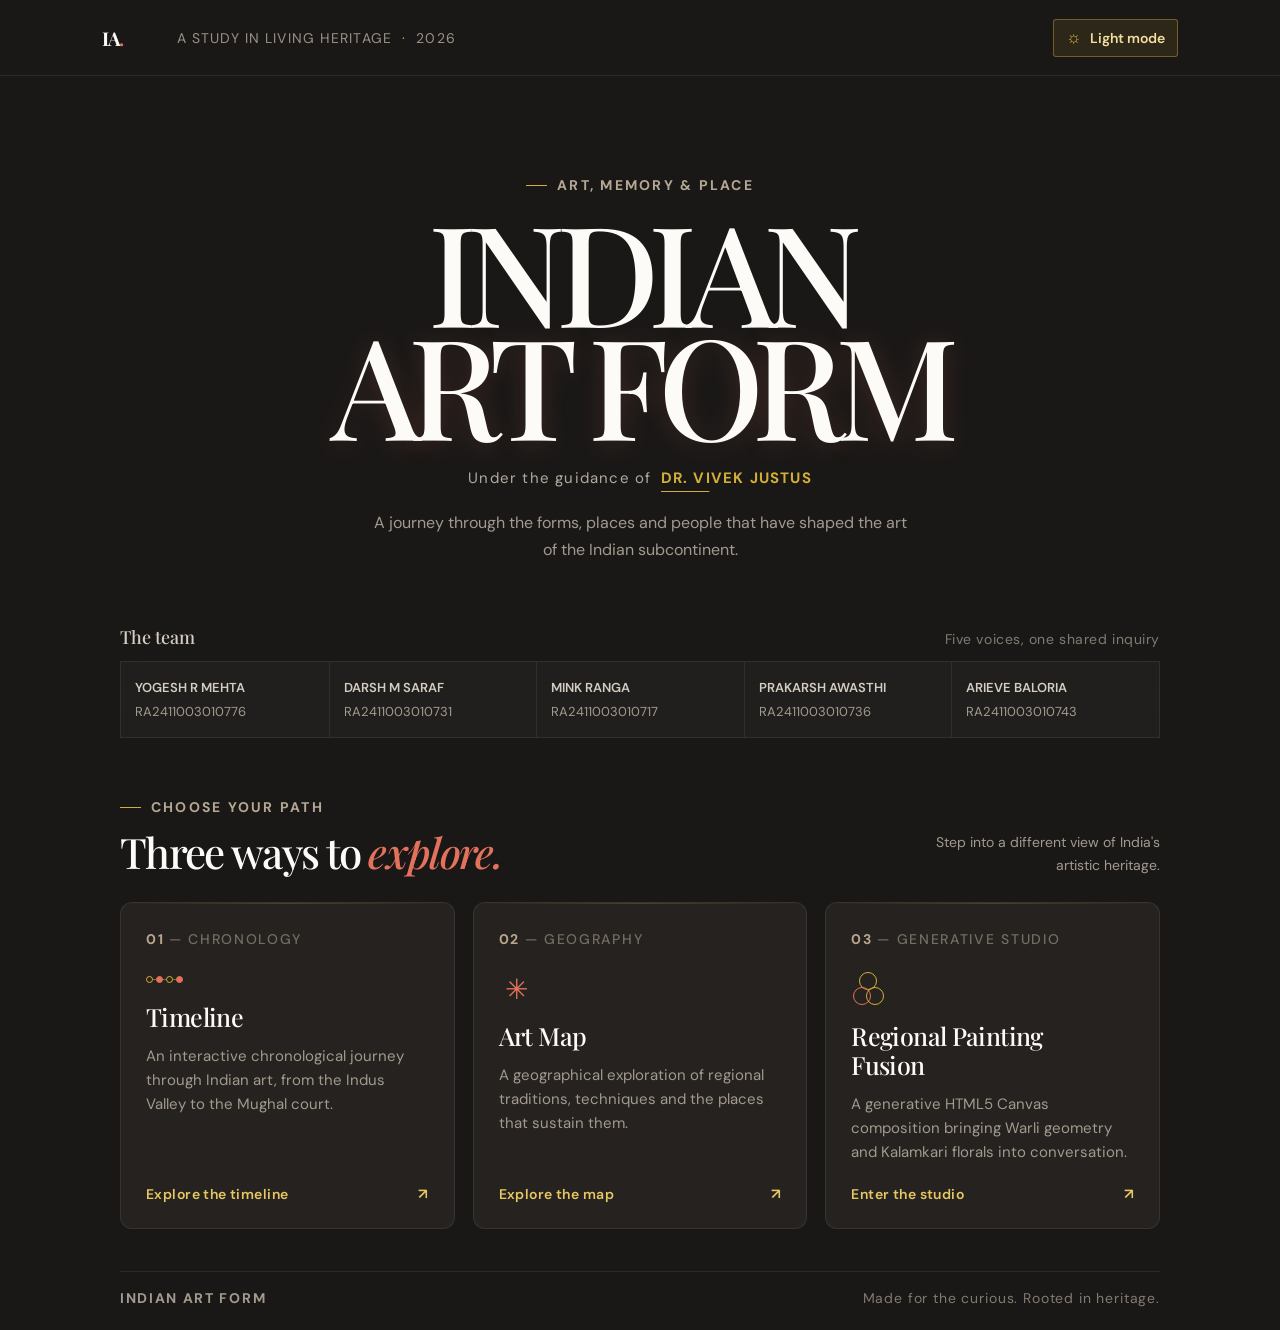
<file: index.html>
<!doctype html>
<html lang="en">
<head>
  <meta charset="utf-8">
  <meta name="viewport" content="width=device-width, initial-scale=1">
  <meta name="theme-color" content="#1a1817">
  <meta name="description" content="Explore Indian art history through an interactive timeline, a regional art map and a generative painting studio.">
  <title>Indian Art Form — A Journey Through Art History</title>
  <link rel="preconnect" href="https://fonts.googleapis.com">
  <link rel="preconnect" href="https://fonts.gstatic.com" crossorigin>
  <link href="https://fonts.googleapis.com/css2?family=DM+Sans:wght@400;500;600;700&family=Playfair+Display:ital,wght@0,500;0,600;0,700;1,500&display=swap" rel="stylesheet">
  <link rel="stylesheet" href="index.css">
  <script src="theme.js" defer></script>
</head>
<body>
  <header class="portal-header">
    <a class="portal-mark" href="index.html" aria-label="Indian Art Form home">IA<span>.</span></a>
    <p class="portal-edition">A study in living heritage <span>·</span> 2026</p>
    <nav class="portal-nav" aria-label="Display settings">
      <button class="theme-toggle" id="theme-toggle" type="button" aria-pressed="false" aria-label="Switch to light mode">
        <span class="theme-toggle-icon" aria-hidden="true">☼</span>
        <span id="theme-toggle-label">Light mode</span>
      </button>
    </nav>
  </header>

  <main>
    <section class="hero" aria-labelledby="portal-title">
      <p class="eyebrow"><span></span> Art, memory &amp; place</p>
      <h1 id="portal-title">INDIAN<br><span>ART FORM</span></h1>
      <p class="mentor-attribution">Under the guidance of
        <a href="https://www.srmist.edu.in/faculty/dr-vivek-justus/" target="_blank" rel="noopener noreferrer">DR. VIVEK JUSTUS<span class="visually-hidden"> (opens in a new tab)</span></a>
      </p>
      <p class="hero-description">A journey through the forms, places and people that have shaped the art of the Indian subcontinent.</p>
    </section>

    <section class="team-section" aria-labelledby="team-title">
      <div class="section-label"><h2 id="team-title">The team</h2><span>Five voices, one shared inquiry</span></div>
      <ul class="team-list">
        <li><span class="member-name">YOGESH R MEHTA</span><span class="member-id">RA2411003010776</span></li>
        <li><span class="member-name">DARSH M SARAF</span><span class="member-id">RA2411003010731</span></li>
        <li><span class="member-name">MINK RANGA</span><span class="member-id">RA2411003010717</span></li>
        <li><span class="member-name">PRAKARSH AWASTHI</span><span class="member-id">RA2411003010736</span></li>
        <li><span class="member-name">ARIEVE BALORIA</span><span class="member-id">RA2411003010743</span></li>
      </ul>
    </section>

    <section class="projects-section" aria-labelledby="projects-title">
      <div class="projects-heading">
        <div><p class="eyebrow"><span></span> Choose your path</p><h2 id="projects-title">Three ways to <em>explore.</em></h2></div>
        <p>Step into a different view of India's artistic heritage.</p>
      </div>
      <div class="project-grid">
        <a class="project-card timeline-card" href="timeline.html">
          <span class="card-number">01 <span>— CHRONOLOGY</span></span>
          <span class="card-icon timeline-icon" aria-hidden="true"><span></span><span></span><span></span><span></span></span>
          <span class="card-title">Timeline</span>
          <span class="card-description">An interactive chronological journey through Indian art, from the Indus Valley to the Mughal court.</span>
          <span class="card-link">Explore the timeline <span aria-hidden="true">↗</span></span>
        </a>
        <a class="project-card map-card" href="map.html">
          <span class="card-number">02 <span>— GEOGRAPHY</span></span>
          <span class="card-icon map-icon" aria-hidden="true">✳</span>
          <span class="card-title">Art Map</span>
          <span class="card-description">A geographical exploration of regional traditions, techniques and the places that sustain them.</span>
          <span class="card-link">Explore the map <span aria-hidden="true">↗</span></span>
        </a>
        <a class="project-card fusion-card" href="fusion.html">
          <span class="card-number">03 <span>— GENERATIVE STUDIO</span></span>
          <span class="card-icon fusion-icon" aria-hidden="true"><span></span><span></span><span></span></span>
          <span class="card-title">Regional Painting<br>Fusion</span>
          <span class="card-description">A generative HTML5 Canvas composition bringing Warli geometry and Kalamkari florals into conversation.</span>
          <span class="card-link">Enter the studio <span aria-hidden="true">↗</span></span>
        </a>
      </div>
    </section>
  </main>

  <footer class="portal-footer"><span>INDIAN ART FORM</span><span>Made for the curious. Rooted in heritage.</span></footer>
</body>
</html>
</file>
<file: index.css>
:root {
  color-scheme: dark;
  --terracotta: #e2725b;
  --gold: #d4af37;
  --paper: #fdfbf7;
  --muted: #a29a8e;
  --serif: "Playfair Display", Georgia, serif;
  --sans: "DM Sans", "Segoe UI", sans-serif;
}

* { box-sizing: border-box; }
html { min-width: 320px; scroll-behavior: smooth; }
body { min-height: 100vh; margin: 0; background: #1a1817; color: var(--paper); font-family: var(--sans); -webkit-font-smoothing: antialiased; }
a { color: inherit; }
.portal-header { height: 72px; padding: 0 8%; display: flex; align-items: center; justify-content: space-between; border-bottom: 1px solid rgba(253, 251, 247, .08); }
.portal-mark { color: var(--paper); font-family: var(--serif); font-size: 19px; font-weight: 700; letter-spacing: -.08em; text-decoration: none; }
.portal-mark span { color: var(--terracotta); }
.portal-edition { margin: 0; color: #999186; font-size: 10px; letter-spacing: .08em; text-transform: uppercase; }
.portal-edition span { padding: 0 5px; color: var(--gold); }
.hero { padding: clamp(55px, 8vw, 91px) 20px 30px; text-align: center; }
.eyebrow { display: flex; align-items: center; justify-content: center; gap: 10px; margin: 0; color: #b4a895; font-size: 9px; font-weight: 700; letter-spacing: .2em; text-transform: uppercase; }
.eyebrow > span { width: 21px; height: 1px; background: var(--gold); }
.hero h1 { margin: 20px 0 0; font-family: var(--serif); font-size: clamp(56px, 11.5vw, 132px); font-weight: 500; letter-spacing: -.075em; line-height: .81; }
.hero h1 span { color: var(--paper); text-shadow: 0 2px 24px rgba(226, 114, 91, .18); }
.mentor-attribution { margin: 24px 0 0; color: #b3aa9e; font-size: 11px; letter-spacing: .08em; }
.mentor-attribution a { position: relative; display: inline-block; margin-left: 4px; padding: 0 0 4px; color: var(--gold); font-weight: 700; text-decoration: none; }
.mentor-attribution a::after { position: absolute; right: 0; bottom: 0; left: 0; height: 1px; background: var(--gold); content: ""; transform: scaleX(.32); transform-origin: left; transition: transform .35s cubic-bezier(.25, .46, .45, .94); }
.mentor-attribution a:hover::after, .mentor-attribution a:focus-visible::after { transform: scaleX(1); }
.hero-description { max-width: 440px; margin: 17px auto 0; color: #a29a8e; font-size: 12px; line-height: 1.8; }
.team-section, .projects-section { width: min(1040px, 84%); margin-right: auto; margin-left: auto; }
.team-section { margin-top: 26px; }
.section-label { display: flex; align-items: baseline; justify-content: space-between; margin-bottom: 10px; }
.section-label h2 { margin: 0; color: #d6cec2; font-family: var(--serif); font-size: 13px; font-weight: 500; }
.section-label > span { color: #817a70; font-size: 9px; letter-spacing: .04em; }
.team-list { display: grid; grid-template-columns: repeat(5, minmax(0, 1fr)); gap: 0; margin: 0; padding: 0; border: 1px solid rgba(255, 255, 255, .08); background: rgba(255, 255, 255, .03); backdrop-filter: blur(12px); list-style: none; }
.team-list li { display: flex; min-width: 0; flex-direction: column; justify-content: center; gap: 6px; padding: 14px 13px; }
.team-list li + li { border-left: 1px solid rgba(255, 255, 255, .07); }
.member-name, .member-id { font-family: "DM Sans", "Segoe UI", sans-serif; font-size: 9px; letter-spacing: .03em; white-space: nowrap; }
.member-name { color: #d4cdc2; font-weight: 600; }
.member-id { color: var(--muted); font-size: 9px; font-variant-numeric: tabular-nums; }
.projects-section { margin-top: 53px; }
.projects-heading { display: flex; align-items: end; justify-content: space-between; gap: 20px; margin-bottom: 18px; }
.projects-heading .eyebrow { justify-content: flex-start; font-size: 8px; }
.projects-heading h2 { margin: 8px 0 0; font-family: var(--serif); font-size: clamp(25px, 3.3vw, 35px); font-weight: 500; letter-spacing: -.04em; }
.projects-heading h2 em { color: var(--terracotta); font-weight: 500; }
.projects-heading > p { max-width: 215px; margin: 0 0 3px; color: #a29a8e; font-size: 10px; line-height: 1.7; text-align: right; }
.project-grid { display: grid; grid-template-columns: repeat(3, minmax(0, 1fr)); gap: 14px; }
.project-card { position: relative; display: flex; min-height: 250px; flex-direction: column; align-items: flex-start; padding: 22px 22px 20px; overflow: hidden; border: 1px solid rgba(255, 255, 255, .08); border-radius: 12px; background: #25221f; color: var(--paper); text-decoration: none; transition: all .4s cubic-bezier(.25, .46, .45, .94); }
.project-card::before { position: absolute; top: 0; right: 0; left: 0; height: 1px; background: linear-gradient(90deg, transparent, rgba(212, 175, 55, .28), transparent); content: ""; opacity: .8; }
.project-card:hover, .project-card:focus-visible { z-index: 1; border-color: rgba(226, 114, 91, .8); box-shadow: 0 20px 40px rgba(0, 0, 0, .4), 0 0 18px rgba(226, 114, 91, .12); transform: translateY(-8px); }
.project-card:focus-visible, .mentor-attribution a:focus-visible, .portal-mark:focus-visible { outline: 2px solid var(--gold); outline-offset: 4px; }
.card-number { color: #b8a78e; font-size: 8px; font-weight: 700; letter-spacing: .12em; }
.card-number span { color: #746d63; font-weight: 500; }
.card-icon { display: grid; width: 35px; height: 35px; place-items: center; margin-top: 20px; color: var(--gold); }
.timeline-icon { position: relative; grid-template-columns: repeat(4, 1fr); gap: 3px; width: 37px; height: 16px; }
.timeline-icon::before { position: absolute; top: 50%; right: 0; left: 0; height: 1px; background: rgba(212, 175, 55, .55); content: ""; }
.timeline-icon span { z-index: 1; width: 7px; height: 7px; border: 1px solid var(--gold); border-radius: 50%; background: #25221f; }
.timeline-icon span:nth-child(even) { background: var(--terracotta); border-color: var(--terracotta); }
.map-icon { color: var(--terracotta); font-size: 28px; }
.fusion-icon { position: relative; width: 35px; height: 35px; }
.fusion-icon span { position: absolute; width: 18px; height: 18px; border: 1px solid var(--terracotta); border-radius: 50%; }
.fusion-icon span:nth-child(1) { top: 1px; left: 8px; border-color: var(--gold); }
.fusion-icon span:nth-child(2) { bottom: 1px; left: 2px; }
.fusion-icon span:nth-child(3) { right: 2px; bottom: 1px; border-color: var(--gold); }
.card-title { margin-top: 13px; font-family: var(--serif); font-size: 21px; font-weight: 500; letter-spacing: -.025em; line-height: 1.15; }
.card-description { max-width: 260px; margin-top: 9px; color: #a29a8e; font-size: 10px; line-height: 1.7; }
.card-link { display: flex; align-items: center; justify-content: space-between; width: 100%; margin-top: auto; padding-top: 17px; color: #e7c762; font-size: 9px; font-weight: 600; letter-spacing: .03em; }
.card-link span { font-size: 15px; transition: transform .25s ease; }
.project-card:hover .card-link span, .project-card:focus-visible .card-link span { transform: translate(3px, -3px); }
.portal-footer { display: flex; justify-content: space-between; width: min(1040px, 84%); margin: 35px auto 0; padding: 14px 0 20px; border-top: 1px solid rgba(255, 255, 255, .08); color: #817a70; font-size: 8px; letter-spacing: .06em; }
.portal-footer span:first-child { color: #a29a8e; font-weight: 700; letter-spacing: .12em; }
.visually-hidden { position: absolute; width: 1px; height: 1px; padding: 0; margin: -1px; overflow: hidden; clip: rect(0, 0, 0, 0); white-space: nowrap; border: 0; }
@media (min-width: 1400px) {
  .hero { padding-top: 95px; }
  .team-section { margin-top: 30px; }
  .projects-section { margin-top: 58px; }
}
@media (max-width: 760px) {
  .portal-header { height: 62px; padding: 0 6%; }
  .hero { padding-top: 64px; }
  .team-section, .projects-section, .portal-footer { width: 88%; }
  .team-list { grid-template-columns: repeat(2, minmax(0, 1fr)); }
  .team-list li { padding: 12px; }
  .team-list li + li { border-left: 0; }
  .team-list li:nth-child(even) { border-left: 1px solid rgba(255, 255, 255, .07); }
  .team-list li:nth-child(n + 3) { border-top: 1px solid rgba(255, 255, 255, .07); }
  .team-list li:last-child { grid-column: 1 / -1; }
  .projects-section { margin-top: 42px; }
  .project-grid { grid-template-columns: 1fr; gap: 11px; }
  .project-card { min-height: 210px; padding: 20px; }
  .card-icon { margin-top: 14px; }
  .card-description { max-width: 430px; }
}
@media (max-width: 420px) {
  .portal-edition { font-size: 8px; }
  .hero { padding-right: 14px; padding-left: 14px; }
  .hero h1 { font-size: clamp(53px, 16vw, 68px); }
  .mentor-attribution { font-size: 9px; }
  .section-label > span { font-size: 8px; }
  .projects-heading { align-items: flex-start; flex-direction: column; gap: 8px; }
  .projects-heading > p { max-width: none; text-align: left; }
  .portal-footer { gap: 12px; font-size: 7px; }
}
@media (prefers-reduced-motion: reduce) {
  *, *::before, *::after { scroll-behavior: auto !important; transition-duration: .01ms !important; }
}

/* Readability scale */
body { font-size: 16px; }
.portal-header { min-height: 76px; }
.portal-edition { font-size: 14px; }
.hero { padding-top: clamp(62px, 8vw, 100px); }
.hero h1 { font-size: clamp(64px, 11.5vw, 140px); }
.eyebrow { font-size: 14px; letter-spacing: .16em; }
.mentor-attribution { margin-top: 27px; font-size: 15px; }
.hero-description { max-width: 540px; font-size: 16px; line-height: 1.7; }
.team-section { margin-top: 32px; }
.section-label { margin-bottom: 12px; }
.section-label h2 { font-size: 18px; }
.section-label > span { font-size: 14px; }
.team-list li { gap: 7px; padding: 17px 14px; }
.member-name { font-size: 13px; letter-spacing: 0; }
.member-id { font-size: 13px; letter-spacing: 0; }
.projects-section { margin-top: 60px; }
.projects-heading { margin-bottom: 22px; }
.projects-heading .eyebrow { font-size: 14px; }
.projects-heading h2 { font-size: clamp(32px, 4vw, 42px); }
.projects-heading > p { max-width: 270px; font-size: 14px; line-height: 1.65; }
.project-grid { gap: 18px; }
.project-card { min-height: 300px; padding: 27px 25px 24px; }
.card-number { font-size: 14px; }
.card-icon { margin-top: 23px; }
.card-title { margin-top: 16px; font-size: 25px; }
.card-description { max-width: 290px; margin-top: 12px; font-size: 15px; line-height: 1.6; }
.card-link { padding-top: 20px; font-size: 14px; }
.portal-footer { margin-top: 42px; padding: 17px 0 23px; font-size: 14px; }

@media (max-width: 760px) {
  .portal-header { min-height: 68px; }
  .hero { padding-top: 62px; }
  .team-list li { padding: 15px 13px; }
  .projects-section { margin-top: 48px; }
  .project-grid { gap: 14px; }
  .project-card { min-height: 250px; padding: 23px; }
  .card-description { max-width: 520px; }
}

@media (max-width: 420px) {
  .portal-edition { font-size: 14px; }
  .hero h1 { font-size: clamp(55px, 15vw, 68px); }
  .mentor-attribution { font-size: 14px; }
  .eyebrow { font-size: 14px; }
  .section-label > span { font-size: 14px; }
  .team-list li { padding: 13px 10px; }
  .member-name { font-size: 13px; }
  .member-id { font-size: 13px; }
  .projects-heading > p { font-size: 14px; }
  .project-card { min-height: 245px; padding: 20px; }
  .portal-footer { gap: 12px; font-size: 14px; }
}

.portal-nav { display: flex; align-items: center; }
.theme-toggle {
  display: inline-flex;
  min-height: 38px;
  align-items: center;
  justify-content: center;
  gap: 8px;
  padding: 0 12px;
  border: 1px solid rgba(212, 175, 55, .42);
  border-radius: 3px;
  background: rgba(212, 175, 55, .1);
  color: #f4df9e;
  cursor: pointer;
  font: 600 14px/1 var(--sans);
  transition: border-color .2s ease, background .2s ease, color .2s ease;
}
.theme-toggle:hover { border-color: var(--gold); background: rgba(212, 175, 55, .19); }
.theme-toggle:focus-visible { outline: 2px solid var(--gold); outline-offset: 3px; }
.theme-toggle-icon { color: var(--gold); font-size: 17px; line-height: 1; }
.light-mode {
  color-scheme: light;
  --paper: #211e1b;
  --muted: #625c53;
  background: #fdfbf7;
  color: #211e1b;
}
.light-mode .portal-header,
.light-mode .portal-footer { border-color: rgba(33, 30, 27, .14); }
.light-mode .portal-mark,
.light-mode .hero h1 span { color: #211e1b; }
.light-mode .portal-edition,
.light-mode .eyebrow,
.light-mode .mentor-attribution,
.light-mode .hero-description,
.light-mode .section-label > span,
.light-mode .projects-heading > p,
.light-mode .card-description,
.light-mode .portal-footer { color: #625c53; }
.light-mode .section-label h2,
.light-mode .member-name { color: #38332e; }
.light-mode .member-id,
.light-mode .portal-footer span:first-child { color: #71685e; }
.light-mode .team-list {
  border-color: rgba(33, 30, 27, .14);
  background: rgba(33, 30, 27, .035);
}
.light-mode .team-list li + li,
.light-mode .team-list li:nth-child(even) { border-color: rgba(33, 30, 27, .12); }
.light-mode .project-card {
  border-color: rgba(33, 30, 27, .12);
  background: #f4efe7;
  color: #211e1b;
}
.light-mode .project-card:hover,
.light-mode .project-card:focus-visible {
  border-color: rgba(226, 114, 91, .82);
  box-shadow: 0 20px 40px rgba(54, 39, 27, .18), 0 0 18px rgba(226, 114, 91, .13);
}
.light-mode .card-number { color: #73634d; }
.light-mode .card-number span { color: #756c61; }
.light-mode .timeline-icon span { background: #f4efe7; }
.light-mode .timeline-icon span:nth-child(even) { background: var(--terracotta); }
.light-mode .theme-toggle {
  background: rgba(212, 175, 55, .12);
  color: #65501d;
}
.portal-nav { margin-left: auto; }
.portal-edition { margin-right: auto; margin-left: 30px; }
.portal-header { gap: 24px; }
@media (max-width: 760px) {
  .portal-header { gap: 14px; }
  .portal-edition { margin-left: auto; }
  .portal-nav { margin-left: 0; }
  .portal-nav .theme-toggle { min-height: 36px; padding: 0 9px; }
}
@media (max-width: 420px) {
  .portal-header { gap: 8px; padding-right: 4%; padding-left: 4%; }
  .portal-edition { font-size: 11px; letter-spacing: .04em; }
  .portal-nav #theme-toggle-label { display: none; }
  .portal-nav .theme-toggle { width: 38px; padding: 0; }
}
</file>
